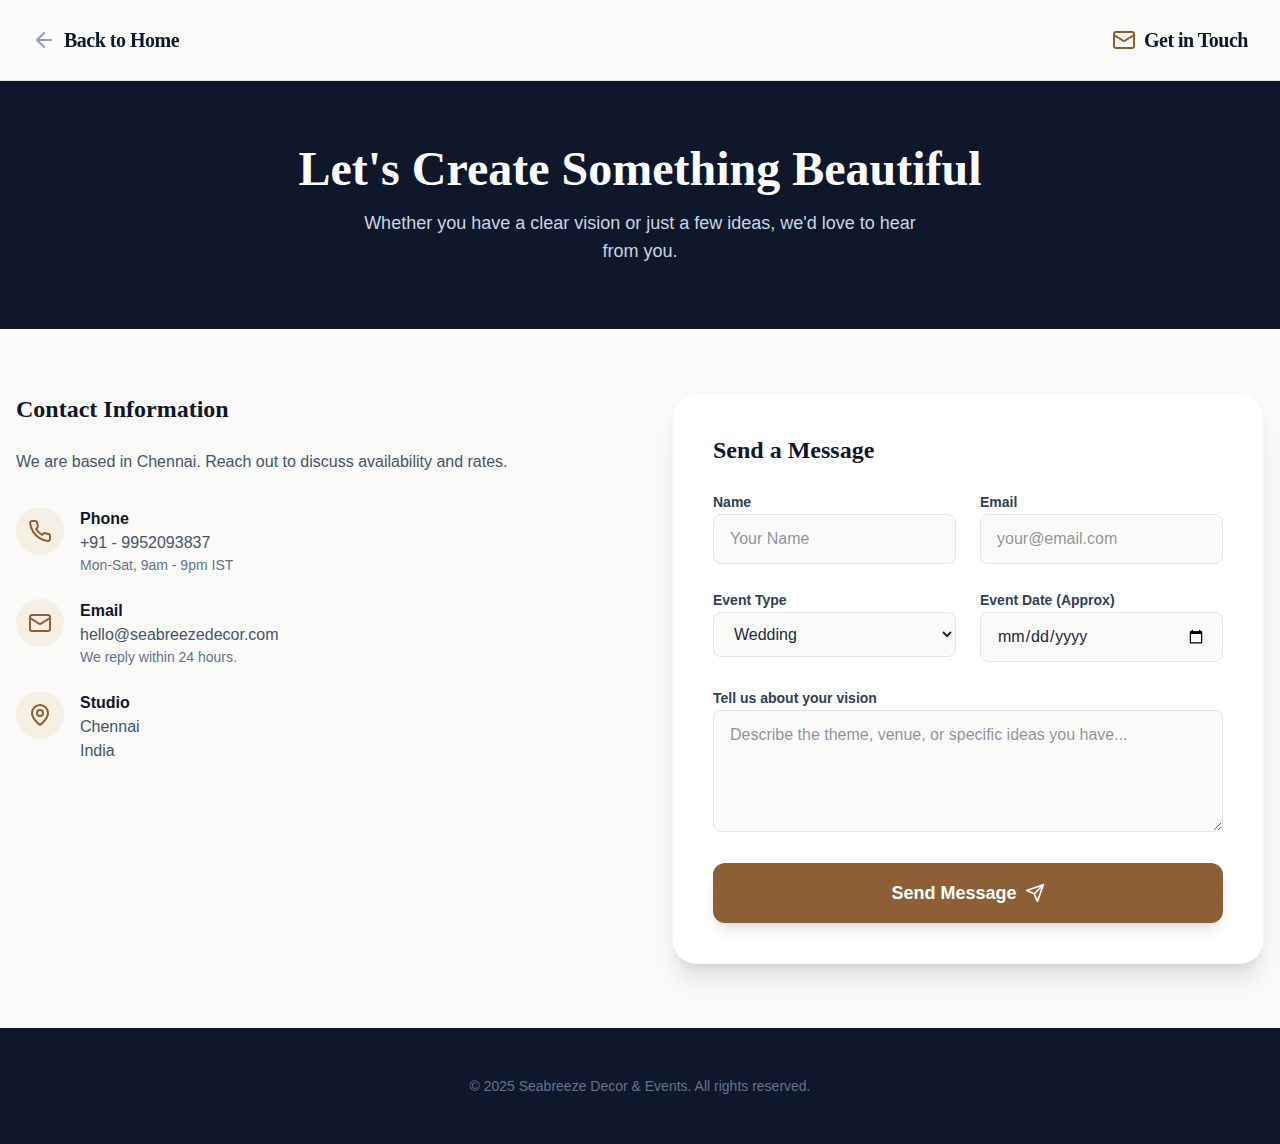
<file: out/contact.html>
<!DOCTYPE html><!--v1j5Nn_haM6pM_9BlCKQM--><html lang="en"><head><meta charSet="utf-8"/><meta name="viewport" content="width=device-width, initial-scale=1"/><link rel="preload" href="/out/_next/static/media/797e433ab948586e-s.p.dbea232f.woff2" as="font" crossorigin="" type="font/woff2"/><link rel="preload" href="/out/_next/static/media/caa3a2e1cccd8315-s.p.853070df.woff2" as="font" crossorigin="" type="font/woff2"/><link rel="stylesheet" href="/out/_next/static/chunks/a8482785806f1400.css" data-precedence="next"/><link rel="preload" as="script" fetchPriority="low" href="/out/_next/static/chunks/cbd55ab9639e1e66.js"/><script src="/out/_next/static/chunks/502c569c5ff39ab2.js" async=""></script><script src="/out/_next/static/chunks/06525dfb60487280.js" async=""></script><script src="/out/_next/static/chunks/53e03fcd036d76a6.js" async=""></script><script src="/out/_next/static/chunks/turbopack-aaa968448d0fb5a2.js" async=""></script><script src="/out/_next/static/chunks/ff1a16fafef87110.js" async=""></script><script src="/out/_next/static/chunks/247eb132b7f7b574.js" async=""></script><script src="/out/_next/static/chunks/e36e5f99c79ca879.js" async=""></script><meta name="next-size-adjust" content=""/><title>Seabreeze Decor</title><meta name="description" content="A Event organising company"/><link rel="icon" href="/out/favicon.ico?favicon.f742bd49.ico" sizes="32x32" type="image/x-icon"/><script src="/out/_next/static/chunks/a6dad97d9634a72d.js" noModule=""></script></head><body><div hidden=""><!--$--><!--/$--></div><div class="min-h-screen bg-[#FAFAF9] text-slate-800 font-sans flex flex-col"><nav class="sticky top-0 z-50 bg-[#FAFAF9]/95 backdrop-blur-md border-b border-stone-200"><div class="max-w-7xl mx-auto px-4 sm:px-6 lg:px-8"><div class="flex justify-between items-center h-20"><a class="flex items-center space-x-2 group" href="/out"><svg xmlns="http://www.w3.org/2000/svg" width="24" height="24" viewBox="0 0 24 24" fill="none" stroke="currentColor" stroke-width="2" stroke-linecap="round" stroke-linejoin="round" class="h-6 w-6 text-slate-400 group-hover:text-[#8C5F37] transition"><path d="m12 19-7-7 7-7"></path><path d="M19 12H5"></path></svg><span class="text-xl font-serif font-bold text-slate-900 tracking-tight group-hover:text-[#8C5F37] transition">Back to Home</span></a><div class="hidden md:flex items-center space-x-2"><svg xmlns="http://www.w3.org/2000/svg" width="24" height="24" viewBox="0 0 24 24" fill="none" stroke="currentColor" stroke-width="2" stroke-linecap="round" stroke-linejoin="round" class="h-6 w-6 text-[#8C5F37]"><rect width="20" height="16" x="2" y="4" rx="2"></rect><path d="m22 7-8.97 5.7a1.94 1.94 0 0 1-2.06 0L2 7"></path></svg><span class="text-xl font-serif font-bold text-slate-900 tracking-tight">Get in Touch</span></div><button class="md:hidden z-50 text-slate-800"><svg xmlns="http://www.w3.org/2000/svg" width="28" height="28" viewBox="0 0 24 24" fill="none" stroke="currentColor" stroke-width="2" stroke-linecap="round" stroke-linejoin="round"><line x1="4" x2="20" y1="12" y2="12"></line><line x1="4" x2="20" y1="6" y2="6"></line><line x1="4" x2="20" y1="18" y2="18"></line></svg></button></div></div></nav><div class="flex-grow"><div class="bg-slate-900 text-white py-16 px-4 text-center"><h1 class="text-4xl md:text-5xl font-serif font-bold mb-4">Let&#x27;s Create Something Beautiful</h1><p class="text-slate-300 max-w-xl mx-auto text-lg">Whether you have a clear vision or just a few ideas, we&#x27;d love to hear from you.</p></div><div class="max-w-7xl mx-auto px-4 py-16 grid grid-cols-1 lg:grid-cols-2 gap-16"><div class="space-y-12"><div><h2 class="text-2xl font-serif font-bold text-slate-900 mb-6">Contact Information</h2><p class="text-slate-600 mb-8 leading-relaxed">We are based in Chennai. Reach out to discuss availability and rates.</p><div class="space-y-6"><div class="flex items-start space-x-4"><div class="bg-[#E3C293]/20 p-3 rounded-full text-[#8C5F37]"><svg xmlns="http://www.w3.org/2000/svg" width="24" height="24" viewBox="0 0 24 24" fill="none" stroke="currentColor" stroke-width="2" stroke-linecap="round" stroke-linejoin="round"><path d="M22 16.92v3a2 2 0 0 1-2.18 2 19.79 19.79 0 0 1-8.63-3.07 19.5 19.5 0 0 1-6-6 19.79 19.79 0 0 1-3.07-8.67A2 2 0 0 1 4.11 2h3a2 2 0 0 1 2 1.72 12.84 12.84 0 0 0 .7 2.81 2 2 0 0 1-.45 2.11L8.09 9.91a16 16 0 0 0 6 6l1.27-1.27a2 2 0 0 1 2.11-.45 12.84 12.84 0 0 0 2.81.7A2 2 0 0 1 22 16.92z"></path></svg></div><div><h3 class="font-bold text-slate-900">Phone</h3><p class="text-slate-600">+91 - 9952093837</p><p class="text-sm text-slate-500">Mon-Sat, 9am - 9pm IST</p></div></div><div class="flex items-start space-x-4"><div class="bg-[#E3C293]/20 p-3 rounded-full text-[#8C5F37]"><svg xmlns="http://www.w3.org/2000/svg" width="24" height="24" viewBox="0 0 24 24" fill="none" stroke="currentColor" stroke-width="2" stroke-linecap="round" stroke-linejoin="round"><rect width="20" height="16" x="2" y="4" rx="2"></rect><path d="m22 7-8.97 5.7a1.94 1.94 0 0 1-2.06 0L2 7"></path></svg></div><div><h3 class="font-bold text-slate-900">Email</h3><p class="text-slate-600">hello@seabreezedecor.com</p><p class="text-sm text-slate-500">We reply within 24 hours.</p></div></div><div class="flex items-start space-x-4"><div class="bg-[#E3C293]/20 p-3 rounded-full text-[#8C5F37]"><svg xmlns="http://www.w3.org/2000/svg" width="24" height="24" viewBox="0 0 24 24" fill="none" stroke="currentColor" stroke-width="2" stroke-linecap="round" stroke-linejoin="round"><path d="M20 10c0 6-8 12-8 12s-8-6-8-12a8 8 0 0 1 16 0Z"></path><circle cx="12" cy="10" r="3"></circle></svg></div><div><h3 class="font-bold text-slate-900">Studio</h3><p class="text-slate-600">Chennai</p><p class="text-slate-600">India</p></div></div></div></div></div><div class="bg-white p-8 md:p-10 rounded-3xl shadow-xl border border-stone-100"><form class="space-y-6"><h2 class="text-2xl font-serif font-bold text-slate-900 mb-6">Send a Message</h2><div class="grid grid-cols-1 md:grid-cols-2 gap-6"><div class="space-y-2"><label class="text-sm font-semibold text-slate-700">Name</label><input type="text" required="" class="w-full px-4 py-3 rounded-lg bg-stone-50 border border-stone-200 focus:border-[#8C5F37] focus:ring-1 focus:ring-[#8C5F37] outline-none transition" placeholder="Your Name"/></div><div class="space-y-2"><label class="text-sm font-semibold text-slate-700">Email</label><input type="email" required="" class="w-full px-4 py-3 rounded-lg bg-stone-50 border border-stone-200 focus:border-[#8C5F37] focus:ring-1 focus:ring-[#8C5F37] outline-none transition" placeholder="your@email.com"/></div></div><div class="grid grid-cols-1 md:grid-cols-2 gap-6"><div class="space-y-2"><label class="text-sm font-semibold text-slate-700">Event Type</label><select class="w-full px-4 py-3 rounded-lg bg-stone-50 border border-stone-200 focus:border-[#8C5F37] focus:ring-1 focus:ring-[#8C5F37] outline-none transition"><option>Wedding</option><option>Corporate Event</option><option>Private Party</option><option>Festival / Public Event</option><option>Sand Sculpture Commission</option><option>Other</option></select></div><div class="space-y-2"><label class="text-sm font-semibold text-slate-700">Event Date (Approx)</label><input type="date" class="w-full px-4 py-3 rounded-lg bg-stone-50 border border-stone-200 focus:border-[#8C5F37] focus:ring-1 focus:ring-[#8C5F37] outline-none transition"/></div></div><div class="space-y-2"><label class="text-sm font-semibold text-slate-700">Tell us about your vision</label><textarea rows="4" required="" class="w-full px-4 py-3 rounded-lg bg-stone-50 border border-stone-200 focus:border-[#8C5F37] focus:ring-1 focus:ring-[#8C5F37] outline-none transition" placeholder="Describe the theme, venue, or specific ideas you have..."></textarea></div><button type="submit" class="w-full bg-[#8C5F37] text-white py-4 rounded-xl font-semibold text-lg hover:bg-[#7a5230] transition flex items-center justify-center gap-2 shadow-lg hover:shadow-xl transform hover:-translate-y-0.5 disabled:opacity-70 disabled:cursor-not-allowed">Send Message <svg xmlns="http://www.w3.org/2000/svg" width="20" height="20" viewBox="0 0 24 24" fill="none" stroke="currentColor" stroke-width="2" stroke-linecap="round" stroke-linejoin="round"><path d="m22 2-7 20-4-9-9-4Z"></path><path d="M22 2 11 13"></path></svg></button></form></div></div></div><footer class="bg-slate-900 text-white py-12 mt-auto"><div class="max-w-7xl mx-auto px-4 text-center"><p class="text-slate-500 text-sm">© 2025 Seabreeze Decor &amp; Events. All rights reserved.</p></div></footer></div><!--$--><!--/$--><script src="/out/_next/static/chunks/cbd55ab9639e1e66.js" id="_R_" async=""></script><script>(self.__next_f=self.__next_f||[]).push([0])</script><script>self.__next_f.push([1,"1:\"$Sreact.fragment\"\n2:I[39756,[\"/out/_next/static/chunks/ff1a16fafef87110.js\",\"/out/_next/static/chunks/247eb132b7f7b574.js\"],\"default\"]\n3:I[37457,[\"/out/_next/static/chunks/ff1a16fafef87110.js\",\"/out/_next/static/chunks/247eb132b7f7b574.js\"],\"default\"]\n4:I[47257,[\"/out/_next/static/chunks/ff1a16fafef87110.js\",\"/out/_next/static/chunks/247eb132b7f7b574.js\"],\"ClientPageRoot\"]\n5:I[98656,[\"/out/_next/static/chunks/e36e5f99c79ca879.js\"],\"default\"]\n8:I[97367,[\"/out/_next/static/chunks/ff1a16fafef87110.js\",\"/out/_next/static/chunks/247eb132b7f7b574.js\"],\"OutletBoundary\"]\n9:\"$Sreact.suspense\"\nb:I[97367,[\"/out/_next/static/chunks/ff1a16fafef87110.js\",\"/out/_next/static/chunks/247eb132b7f7b574.js\"],\"ViewportBoundary\"]\nd:I[97367,[\"/out/_next/static/chunks/ff1a16fafef87110.js\",\"/out/_next/static/chunks/247eb132b7f7b574.js\"],\"MetadataBoundary\"]\nf:I[68027,[],\"default\"]\n:HL[\"/out/_next/static/chunks/a8482785806f1400.css\",\"style\"]\n:HL[\"/out/_next/static/media/797e433ab948586e-s.p.dbea232f.woff2\",\"font\",{\"crossOrigin\":\"\",\"type\":\"font/woff2\"}]\n:HL[\"/out/_next/static/media/caa3a2e1cccd8315-s.p.853070df.woff2\",\"font\",{\"crossOrigin\":\"\",\"type\":\"font/woff2\"}]\n"])</script><script>self.__next_f.push([1,"0:{\"P\":null,\"b\":\"v1j5Nn-haM6pM_9BlCKQM\",\"c\":[\"\",\"contact\"],\"q\":\"\",\"i\":false,\"f\":[[[\"\",{\"children\":[\"contact\",{\"children\":[\"__PAGE__\",{}]}]},\"$undefined\",\"$undefined\",true],[[\"$\",\"$1\",\"c\",{\"children\":[[[\"$\",\"link\",\"0\",{\"rel\":\"stylesheet\",\"href\":\"/out/_next/static/chunks/a8482785806f1400.css\",\"precedence\":\"next\",\"crossOrigin\":\"$undefined\",\"nonce\":\"$undefined\"}]],[\"$\",\"html\",null,{\"lang\":\"en\",\"children\":[\"$\",\"body\",null,{\"children\":[\"$\",\"$L2\",null,{\"parallelRouterKey\":\"children\",\"error\":\"$undefined\",\"errorStyles\":\"$undefined\",\"errorScripts\":\"$undefined\",\"template\":[\"$\",\"$L3\",null,{}],\"templateStyles\":\"$undefined\",\"templateScripts\":\"$undefined\",\"notFound\":[[[\"$\",\"title\",null,{\"children\":\"404: This page could not be found.\"}],[\"$\",\"div\",null,{\"style\":{\"fontFamily\":\"system-ui,\\\"Segoe UI\\\",Roboto,Helvetica,Arial,sans-serif,\\\"Apple Color Emoji\\\",\\\"Segoe UI Emoji\\\"\",\"height\":\"100vh\",\"textAlign\":\"center\",\"display\":\"flex\",\"flexDirection\":\"column\",\"alignItems\":\"center\",\"justifyContent\":\"center\"},\"children\":[\"$\",\"div\",null,{\"children\":[[\"$\",\"style\",null,{\"dangerouslySetInnerHTML\":{\"__html\":\"body{color:#000;background:#fff;margin:0}.next-error-h1{border-right:1px solid rgba(0,0,0,.3)}@media (prefers-color-scheme:dark){body{color:#fff;background:#000}.next-error-h1{border-right:1px solid rgba(255,255,255,.3)}}\"}}],[\"$\",\"h1\",null,{\"className\":\"next-error-h1\",\"style\":{\"display\":\"inline-block\",\"margin\":\"0 20px 0 0\",\"padding\":\"0 23px 0 0\",\"fontSize\":24,\"fontWeight\":500,\"verticalAlign\":\"top\",\"lineHeight\":\"49px\"},\"children\":404}],[\"$\",\"div\",null,{\"style\":{\"display\":\"inline-block\"},\"children\":[\"$\",\"h2\",null,{\"style\":{\"fontSize\":14,\"fontWeight\":400,\"lineHeight\":\"49px\",\"margin\":0},\"children\":\"This page could not be found.\"}]}]]}]}]],[]],\"forbidden\":\"$undefined\",\"unauthorized\":\"$undefined\"}]}]}]]}],{\"children\":[[\"$\",\"$1\",\"c\",{\"children\":[null,[\"$\",\"$L2\",null,{\"parallelRouterKey\":\"children\",\"error\":\"$undefined\",\"errorStyles\":\"$undefined\",\"errorScripts\":\"$undefined\",\"template\":[\"$\",\"$L3\",null,{}],\"templateStyles\":\"$undefined\",\"templateScripts\":\"$undefined\",\"notFound\":\"$undefined\",\"forbidden\":\"$undefined\",\"unauthorized\":\"$undefined\"}]]}],{\"children\":[[\"$\",\"$1\",\"c\",{\"children\":[[\"$\",\"$L4\",null,{\"Component\":\"$5\",\"serverProvidedParams\":{\"searchParams\":{},\"params\":{},\"promises\":[\"$@6\",\"$@7\"]}}],[[\"$\",\"script\",\"script-0\",{\"src\":\"/out/_next/static/chunks/e36e5f99c79ca879.js\",\"async\":true,\"nonce\":\"$undefined\"}]],[\"$\",\"$L8\",null,{\"children\":[\"$\",\"$9\",null,{\"name\":\"Next.MetadataOutlet\",\"children\":\"$@a\"}]}]]}],{},null,false,false]},null,false,false]},null,false,false],[\"$\",\"$1\",\"h\",{\"children\":[null,[\"$\",\"$Lb\",null,{\"children\":\"$@c\"}],[\"$\",\"div\",null,{\"hidden\":true,\"children\":[\"$\",\"$Ld\",null,{\"children\":[\"$\",\"$9\",null,{\"name\":\"Next.Metadata\",\"children\":\"$@e\"}]}]}],[\"$\",\"meta\",null,{\"name\":\"next-size-adjust\",\"content\":\"\"}]]}],false]],\"m\":\"$undefined\",\"G\":[\"$f\",[]],\"S\":true}\n"])</script><script>self.__next_f.push([1,"6:{}\n7:\"$0:f:0:1:1:children:1:children:0:props:children:0:props:serverProvidedParams:params\"\n"])</script><script>self.__next_f.push([1,"c:[[\"$\",\"meta\",\"0\",{\"charSet\":\"utf-8\"}],[\"$\",\"meta\",\"1\",{\"name\":\"viewport\",\"content\":\"width=device-width, initial-scale=1\"}]]\n"])</script><script>self.__next_f.push([1,"10:I[27201,[\"/out/_next/static/chunks/ff1a16fafef87110.js\",\"/out/_next/static/chunks/247eb132b7f7b574.js\"],\"IconMark\"]\ne:[[\"$\",\"title\",\"0\",{\"children\":\"Seabreeze Decor\"}],[\"$\",\"meta\",\"1\",{\"name\":\"description\",\"content\":\"A Event organising company\"}],[\"$\",\"link\",\"2\",{\"rel\":\"icon\",\"href\":\"/out/favicon.ico?favicon.f742bd49.ico\",\"sizes\":\"32x32\",\"type\":\"image/x-icon\"}],[\"$\",\"$L10\",\"3\",{}]]\na:null\n"])</script></body></html>
</file>
<file: out/_next/static/chunks/a8482785806f1400.css>
@font-face{font-family:Geist;font-style:normal;font-weight:100 900;font-display:swap;src:url(../media/8a480f0b521d4e75-s.8e0177b5.woff2)format("woff2");unicode-range:U+301,U+400-45F,U+490-491,U+4B0-4B1,U+2116}@font-face{font-family:Geist;font-style:normal;font-weight:100 900;font-display:swap;src:url(../media/7178b3e590c64307-s.b97b3418.woff2)format("woff2");unicode-range:U+100-2BA,U+2BD-2C5,U+2C7-2CC,U+2CE-2D7,U+2DD-2FF,U+304,U+308,U+329,U+1D00-1DBF,U+1E00-1E9F,U+1EF2-1EFF,U+2020,U+20A0-20AB,U+20AD-20C0,U+2113,U+2C60-2C7F,U+A720-A7FF}@font-face{font-family:Geist;font-style:normal;font-weight:100 900;font-display:swap;src:url(../media/caa3a2e1cccd8315-s.p.853070df.woff2)format("woff2");unicode-range:U+??,U+131,U+152-153,U+2BB-2BC,U+2C6,U+2DA,U+2DC,U+304,U+308,U+329,U+2000-206F,U+20AC,U+2122,U+2191,U+2193,U+2212,U+2215,U+FEFF,U+FFFD}@font-face{font-family:Geist Fallback;src:local(Arial);ascent-override:95.94%;descent-override:28.16%;line-gap-override:0.0%;size-adjust:104.76%}.geist_2ae47f08-module__h69qWW__className{font-family:Geist,Geist Fallback;font-style:normal}.geist_2ae47f08-module__h69qWW__variable{--font-geist-sans:"Geist","Geist Fallback"}
@font-face{font-family:Geist Mono;font-style:normal;font-weight:100 900;font-display:swap;src:url(../media/4fa387ec64143e14-s.c1fdd6c2.woff2)format("woff2");unicode-range:U+301,U+400-45F,U+490-491,U+4B0-4B1,U+2116}@font-face{font-family:Geist Mono;font-style:normal;font-weight:100 900;font-display:swap;src:url(../media/bbc41e54d2fcbd21-s.799d8ef8.woff2)format("woff2");unicode-range:U+100-2BA,U+2BD-2C5,U+2C7-2CC,U+2CE-2D7,U+2DD-2FF,U+304,U+308,U+329,U+1D00-1DBF,U+1E00-1E9F,U+1EF2-1EFF,U+2020,U+20A0-20AB,U+20AD-20C0,U+2113,U+2C60-2C7F,U+A720-A7FF}@font-face{font-family:Geist Mono;font-style:normal;font-weight:100 900;font-display:swap;src:url(../media/797e433ab948586e-s.p.dbea232f.woff2)format("woff2");unicode-range:U+??,U+131,U+152-153,U+2BB-2BC,U+2C6,U+2DA,U+2DC,U+304,U+308,U+329,U+2000-206F,U+20AC,U+2122,U+2191,U+2193,U+2212,U+2215,U+FEFF,U+FFFD}@font-face{font-family:Geist Mono Fallback;src:local(Arial);ascent-override:74.67%;descent-override:21.92%;line-gap-override:0.0%;size-adjust:134.59%}.geist_mono_eb58308d-module__w_p2Lq__className{font-family:Geist Mono,Geist Mono Fallback;font-style:normal}.geist_mono_eb58308d-module__w_p2Lq__variable{--font-geist-mono:"Geist Mono","Geist Mono Fallback"}
@layer properties{@supports (((-webkit-hyphens:none)) and (not (margin-trim:inline))) or ((-moz-orient:inline) and (not (color:rgb(from red r g b)))){*,:before,:after,::backdrop{--tw-scale-x:1;--tw-scale-y:1;--tw-scale-z:1;--tw-rotate-x:initial;--tw-rotate-y:initial;--tw-rotate-z:initial;--tw-skew-x:initial;--tw-skew-y:initial;--tw-space-y-reverse:0;--tw-space-x-reverse:0;--tw-border-style:solid;--tw-leading:initial;--tw-font-weight:initial;--tw-tracking:initial;--tw-shadow:0 0 #0000;--tw-shadow-color:initial;--tw-shadow-alpha:100%;--tw-inset-shadow:0 0 #0000;--tw-inset-shadow-color:initial;--tw-inset-shadow-alpha:100%;--tw-ring-color:initial;--tw-ring-shadow:0 0 #0000;--tw-inset-ring-color:initial;--tw-inset-ring-shadow:0 0 #0000;--tw-ring-inset:initial;--tw-ring-offset-width:0px;--tw-ring-offset-color:#fff;--tw-ring-offset-shadow:0 0 #0000;--tw-blur:initial;--tw-brightness:initial;--tw-contrast:initial;--tw-grayscale:initial;--tw-hue-rotate:initial;--tw-invert:initial;--tw-opacity:initial;--tw-saturate:initial;--tw-sepia:initial;--tw-drop-shadow:initial;--tw-drop-shadow-color:initial;--tw-drop-shadow-alpha:100%;--tw-drop-shadow-size:initial;--tw-backdrop-blur:initial;--tw-backdrop-brightness:initial;--tw-backdrop-contrast:initial;--tw-backdrop-grayscale:initial;--tw-backdrop-hue-rotate:initial;--tw-backdrop-invert:initial;--tw-backdrop-opacity:initial;--tw-backdrop-saturate:initial;--tw-backdrop-sepia:initial;--tw-duration:initial;--tw-translate-x:0;--tw-translate-y:0;--tw-translate-z:0}}}@layer theme{:root,:host{--font-serif:ui-serif,Georgia,Cambria,"Times New Roman",Times,serif;--color-green-100:#dcfce7;--color-green-600:#00a544;--color-slate-300:#cad5e2;--color-slate-400:#90a1b9;--color-slate-500:#62748e;--color-slate-600:#45556c;--color-slate-700:#314158;--color-slate-800:#1d293d;--color-slate-900:#0f172b;--color-slate-950:#020618;--color-stone-50:#fafaf9;--color-stone-100:#f5f5f4;--color-stone-200:#e7e5e4;--color-black:#000;--color-white:#fff;--spacing:.25rem;--container-sm:24rem;--container-xl:36rem;--container-2xl:42rem;--container-3xl:48rem;--container-4xl:56rem;--container-5xl:64rem;--container-6xl:72rem;--container-7xl:80rem;--text-xs:.75rem;--text-xs--line-height:calc(1/.75);--text-sm:.875rem;--text-sm--line-height:calc(1.25/.875);--text-base:1rem;--text-base--line-height:calc(1.5/1);--text-lg:1.125rem;--text-lg--line-height:calc(1.75/1.125);--text-xl:1.25rem;--text-xl--line-height:calc(1.75/1.25);--text-2xl:1.5rem;--text-2xl--line-height:calc(2/1.5);--text-3xl:1.875rem;--text-3xl--line-height:calc(2.25/1.875);--text-4xl:2.25rem;--text-4xl--line-height:calc(2.5/2.25);--text-5xl:3rem;--text-5xl--line-height:1;--text-6xl:3.75rem;--text-6xl--line-height:1;--text-7xl:4.5rem;--text-7xl--line-height:1;--font-weight-semibold:600;--font-weight-bold:700;--tracking-tight:-.025em;--tracking-wide:.025em;--tracking-wider:.05em;--tracking-widest:.1em;--leading-tight:1.25;--leading-relaxed:1.625;--radius-lg:.5rem;--radius-xl:.75rem;--radius-2xl:1rem;--radius-3xl:1.5rem;--blur-md:12px;--default-transition-duration:.15s;--default-transition-timing-function:cubic-bezier(.4,0,.2,1);--default-font-family:var(--font-geist-sans);--default-mono-font-family:var(--font-geist-mono)}@supports (color:lab(0% 0 0)){:root,:host{--color-green-100:lab(96.186% -13.8464 6.52362);--color-green-600:lab(59.0978% -58.6621 41.2579);--color-slate-300:lab(84.7652% -1.94535 -7.93337);--color-slate-400:lab(65.5349% -2.25151 -14.5072);--color-slate-500:lab(48.0876% -2.03595 -16.5814);--color-slate-600:lab(35.5623% -1.74978 -15.4316);--color-slate-700:lab(26.9569% -1.47018 -15.6993);--color-slate-800:lab(16.132% -.318021 -14.6672);--color-slate-900:lab(7.78673% 1.82346 -15.0537);--color-slate-950:lab(1.76974% 1.32743 -9.28855);--color-stone-50:lab(98.2686% -.0991821 .364304);--color-stone-100:lab(96.5286% -.0991821 .36428);--color-stone-200:lab(91.055% .663072 .865591)}}}@layer base{*,:after,:before,::backdrop{box-sizing:border-box;border:0 solid;margin:0;padding:0}::file-selector-button{box-sizing:border-box;border:0 solid;margin:0;padding:0}html,:host{-webkit-text-size-adjust:100%;tab-size:4;line-height:1.5;font-family:var(--default-font-family,ui-sans-serif,system-ui,sans-serif,"Apple Color Emoji","Segoe UI Emoji","Segoe UI Symbol","Noto Color Emoji");font-feature-settings:var(--default-font-feature-settings,normal);font-variation-settings:var(--default-font-variation-settings,normal);-webkit-tap-highlight-color:transparent}hr{height:0;color:inherit;border-top-width:1px}abbr:where([title]){-webkit-text-decoration:underline dotted;text-decoration:underline dotted}h1,h2,h3,h4,h5,h6{font-size:inherit;font-weight:inherit}a{color:inherit;-webkit-text-decoration:inherit;-webkit-text-decoration:inherit;-webkit-text-decoration:inherit;-webkit-text-decoration:inherit;text-decoration:inherit}b,strong{font-weight:bolder}code,kbd,samp,pre{font-family:var(--default-mono-font-family,ui-monospace,SFMono-Regular,Menlo,Monaco,Consolas,"Liberation Mono","Courier New",monospace);font-feature-settings:var(--default-mono-font-feature-settings,normal);font-variation-settings:var(--default-mono-font-variation-settings,normal);font-size:1em}small{font-size:80%}sub,sup{vertical-align:baseline;font-size:75%;line-height:0;position:relative}sub{bottom:-.25em}sup{top:-.5em}table{text-indent:0;border-color:inherit;border-collapse:collapse}:-moz-focusring{outline:auto}progress{vertical-align:baseline}summary{display:list-item}ol,ul,menu{list-style:none}img,svg,video,canvas,audio,iframe,embed,object{vertical-align:middle;display:block}img,video{max-width:100%;height:auto}button,input,select,optgroup,textarea{font:inherit;font-feature-settings:inherit;font-variation-settings:inherit;letter-spacing:inherit;color:inherit;opacity:1;background-color:#0000;border-radius:0}::file-selector-button{font:inherit;font-feature-settings:inherit;font-variation-settings:inherit;letter-spacing:inherit;color:inherit;opacity:1;background-color:#0000;border-radius:0}:where(select:is([multiple],[size])) optgroup{font-weight:bolder}:where(select:is([multiple],[size])) optgroup option{padding-inline-start:20px}::file-selector-button{margin-inline-end:4px}::placeholder{opacity:1}@supports (not ((-webkit-appearance:-apple-pay-button))) or (contain-intrinsic-size:1px){::placeholder{color:currentColor}@supports (color:color-mix(in lab, red, red)){::placeholder{color:color-mix(in oklab,currentcolor 50%,transparent)}}}textarea{resize:vertical}::-webkit-search-decoration{-webkit-appearance:none}::-webkit-date-and-time-value{min-height:1lh;text-align:inherit}::-webkit-datetime-edit{display:inline-flex}::-webkit-datetime-edit-fields-wrapper{padding:0}::-webkit-datetime-edit{padding-block:0}::-webkit-datetime-edit-year-field{padding-block:0}::-webkit-datetime-edit-month-field{padding-block:0}::-webkit-datetime-edit-day-field{padding-block:0}::-webkit-datetime-edit-hour-field{padding-block:0}::-webkit-datetime-edit-minute-field{padding-block:0}::-webkit-datetime-edit-second-field{padding-block:0}::-webkit-datetime-edit-millisecond-field{padding-block:0}::-webkit-datetime-edit-meridiem-field{padding-block:0}::-webkit-calendar-picker-indicator{line-height:1}:-moz-ui-invalid{box-shadow:none}button,input:where([type=button],[type=reset],[type=submit]){appearance:button}::file-selector-button{appearance:button}::-webkit-inner-spin-button{height:auto}::-webkit-outer-spin-button{height:auto}[hidden]:where(:not([hidden=until-found])){display:none!important}}@layer components;@layer utilities{.absolute{position:absolute}.fixed{position:fixed}.relative{position:relative}.sticky{position:sticky}.inset-0{inset:calc(var(--spacing)*0)}.top-0{top:calc(var(--spacing)*0)}.top-4{top:calc(var(--spacing)*4)}.right-4{right:calc(var(--spacing)*4)}.bottom-6{bottom:calc(var(--spacing)*6)}.left-6{left:calc(var(--spacing)*6)}.z-0{z-index:0}.z-10{z-index:10}.z-40{z-index:40}.z-50{z-index:50}.col-span-1{grid-column:span 1/span 1}.mx-auto{margin-inline:auto}.mt-4{margin-top:calc(var(--spacing)*4)}.mt-6{margin-top:calc(var(--spacing)*6)}.mt-10{margin-top:calc(var(--spacing)*10)}.mt-12{margin-top:calc(var(--spacing)*12)}.mt-16{margin-top:calc(var(--spacing)*16)}.mt-auto{margin-top:auto}.mb-2{margin-bottom:calc(var(--spacing)*2)}.mb-3{margin-bottom:calc(var(--spacing)*3)}.mb-4{margin-bottom:calc(var(--spacing)*4)}.mb-6{margin-bottom:calc(var(--spacing)*6)}.mb-8{margin-bottom:calc(var(--spacing)*8)}.mb-10{margin-bottom:calc(var(--spacing)*10)}.mb-12{margin-bottom:calc(var(--spacing)*12)}.mb-16{margin-bottom:calc(var(--spacing)*16)}.block{display:block}.flex{display:flex}.grid{display:grid}.hidden{display:none}.inline-block{display:inline-block}.table{display:table}.h-6{height:calc(var(--spacing)*6)}.h-8{height:calc(var(--spacing)*8)}.h-14{height:calc(var(--spacing)*14)}.h-20{height:calc(var(--spacing)*20)}.h-64{height:calc(var(--spacing)*64)}.h-72{height:calc(var(--spacing)*72)}.h-\[90vh\]{height:90vh}.h-\[500px\]{height:500px}.h-full{height:100%}.min-h-screen{min-height:100vh}.w-6{width:calc(var(--spacing)*6)}.w-8{width:calc(var(--spacing)*8)}.w-14{width:calc(var(--spacing)*14)}.w-20{width:calc(var(--spacing)*20)}.w-full{width:100%}.max-w-2xl{max-width:var(--container-2xl)}.max-w-3xl{max-width:var(--container-3xl)}.max-w-4xl{max-width:var(--container-4xl)}.max-w-5xl{max-width:var(--container-5xl)}.max-w-6xl{max-width:var(--container-6xl)}.max-w-7xl{max-width:var(--container-7xl)}.max-w-sm{max-width:var(--container-sm)}.max-w-xl{max-width:var(--container-xl)}.flex-grow{flex-grow:1}.scale-105{--tw-scale-x:105%;--tw-scale-y:105%;--tw-scale-z:105%;scale:var(--tw-scale-x)var(--tw-scale-y)}.transform{transform:var(--tw-rotate-x,)var(--tw-rotate-y,)var(--tw-rotate-z,)var(--tw-skew-x,)var(--tw-skew-y,)}.grid-cols-1{grid-template-columns:repeat(1,minmax(0,1fr))}.flex-col{flex-direction:column}.flex-wrap{flex-wrap:wrap}.items-center{align-items:center}.items-start{align-items:flex-start}.justify-between{justify-content:space-between}.justify-center{justify-content:center}.gap-1{gap:calc(var(--spacing)*1)}.gap-2{gap:calc(var(--spacing)*2)}.gap-3{gap:calc(var(--spacing)*3)}.gap-4{gap:calc(var(--spacing)*4)}.gap-6{gap:calc(var(--spacing)*6)}.gap-8{gap:calc(var(--spacing)*8)}.gap-12{gap:calc(var(--spacing)*12)}.gap-16{gap:calc(var(--spacing)*16)}:where(.space-y-2>:not(:last-child)){--tw-space-y-reverse:0;margin-block-start:calc(calc(var(--spacing)*2)*var(--tw-space-y-reverse));margin-block-end:calc(calc(var(--spacing)*2)*calc(1 - var(--tw-space-y-reverse)))}:where(.space-y-4>:not(:last-child)){--tw-space-y-reverse:0;margin-block-start:calc(calc(var(--spacing)*4)*var(--tw-space-y-reverse));margin-block-end:calc(calc(var(--spacing)*4)*calc(1 - var(--tw-space-y-reverse)))}:where(.space-y-6>:not(:last-child)){--tw-space-y-reverse:0;margin-block-start:calc(calc(var(--spacing)*6)*var(--tw-space-y-reverse));margin-block-end:calc(calc(var(--spacing)*6)*calc(1 - var(--tw-space-y-reverse)))}:where(.space-y-8>:not(:last-child)){--tw-space-y-reverse:0;margin-block-start:calc(calc(var(--spacing)*8)*var(--tw-space-y-reverse));margin-block-end:calc(calc(var(--spacing)*8)*calc(1 - var(--tw-space-y-reverse)))}:where(.space-y-12>:not(:last-child)){--tw-space-y-reverse:0;margin-block-start:calc(calc(var(--spacing)*12)*var(--tw-space-y-reverse));margin-block-end:calc(calc(var(--spacing)*12)*calc(1 - var(--tw-space-y-reverse)))}:where(.space-x-2>:not(:last-child)){--tw-space-x-reverse:0;margin-inline-start:calc(calc(var(--spacing)*2)*var(--tw-space-x-reverse));margin-inline-end:calc(calc(var(--spacing)*2)*calc(1 - var(--tw-space-x-reverse)))}:where(.space-x-4>:not(:last-child)){--tw-space-x-reverse:0;margin-inline-start:calc(calc(var(--spacing)*4)*var(--tw-space-x-reverse));margin-inline-end:calc(calc(var(--spacing)*4)*calc(1 - var(--tw-space-x-reverse)))}:where(.space-x-8>:not(:last-child)){--tw-space-x-reverse:0;margin-inline-start:calc(calc(var(--spacing)*8)*var(--tw-space-x-reverse));margin-inline-end:calc(calc(var(--spacing)*8)*calc(1 - var(--tw-space-x-reverse)))}.overflow-hidden{overflow:hidden}.rounded-2xl{border-radius:var(--radius-2xl)}.rounded-3xl{border-radius:var(--radius-3xl)}.rounded-full{border-radius:3.40282e38px}.rounded-lg{border-radius:var(--radius-lg)}.rounded-xl{border-radius:var(--radius-xl)}.border{border-style:var(--tw-border-style);border-width:1px}.border-2{border-style:var(--tw-border-style);border-width:2px}.border-t{border-top-style:var(--tw-border-style);border-top-width:1px}.border-b{border-bottom-style:var(--tw-border-style);border-bottom-width:1px}.border-slate-800{border-color:var(--color-slate-800)}.border-slate-900{border-color:var(--color-slate-900)}.border-stone-100{border-color:var(--color-stone-100)}.border-stone-200{border-color:var(--color-stone-200)}.border-white{border-color:var(--color-white)}.bg-\[\#8C5F37\]{background-color:#8c5f37}.bg-\[\#4876A0\]{background-color:#4876a0}.bg-\[\#4876A0\]\/10{background-color:#4876a01a;background-color:lab(47.7011% -6.67095 -27.9095/.1)}.bg-\[\#4876A0\]\/20{background-color:#4876a033;background-color:lab(47.7011% -6.67095 -27.9095/.2)}.bg-\[\#4876A0\]\/90{background-color:#4876a0e6;background-color:lab(47.7011% -6.67095 -27.9095/.9)}.bg-\[\#E3C293\]{background-color:#e3c293}.bg-\[\#E3C293\]\/20{background-color:#e3c29333;background-color:lab(80.4791% 7.2903 28.2808/.2)}.bg-\[\#E3C293\]\/90{background-color:#e3c293e6;background-color:lab(80.4791% 7.2903 28.2808/.9)}.bg-\[\#FAFAF9\]{background-color:#fafaf9}.bg-\[\#FAFAF9\]\/90{background-color:#fafaf9e6;background-color:lab(98.2511% -.130713 .480557/.9)}.bg-\[\#FAFAF9\]\/95{background-color:#fafaf9f2;background-color:lab(98.2511% -.130713 .480557/.95)}.bg-black\/0{background-color:#0000}@supports (color:color-mix(in lab, red, red)){.bg-black\/0{background-color:color-mix(in oklab,var(--color-black)0%,transparent)}}.bg-black\/20{background-color:#0003}@supports (color:color-mix(in lab, red, red)){.bg-black\/20{background-color:color-mix(in oklab,var(--color-black)20%,transparent)}}.bg-green-100{background-color:var(--color-green-100)}.bg-slate-800{background-color:var(--color-slate-800)}.bg-slate-900{background-color:var(--color-slate-900)}.bg-slate-950{background-color:var(--color-slate-950)}.bg-stone-50{background-color:var(--color-stone-50)}.bg-transparent{background-color:#0000}.bg-white{background-color:var(--color-white)}.bg-white\/90{background-color:#ffffffe6}@supports (color:color-mix(in lab, red, red)){.bg-white\/90{background-color:color-mix(in oklab,var(--color-white)90%,transparent)}}.object-cover{object-fit:cover}.p-3{padding:calc(var(--spacing)*3)}.p-6{padding:calc(var(--spacing)*6)}.p-8{padding:calc(var(--spacing)*8)}.px-3{padding-inline:calc(var(--spacing)*3)}.px-4{padding-inline:calc(var(--spacing)*4)}.px-6{padding-inline:calc(var(--spacing)*6)}.px-8{padding-inline:calc(var(--spacing)*8)}.px-10{padding-inline:calc(var(--spacing)*10)}.py-1{padding-block:calc(var(--spacing)*1)}.py-2{padding-block:calc(var(--spacing)*2)}.py-3{padding-block:calc(var(--spacing)*3)}.py-4{padding-block:calc(var(--spacing)*4)}.py-12{padding-block:calc(var(--spacing)*12)}.py-16{padding-block:calc(var(--spacing)*16)}.py-20{padding-block:calc(var(--spacing)*20)}.py-24{padding-block:calc(var(--spacing)*24)}.pt-4{padding-top:calc(var(--spacing)*4)}.pt-8{padding-top:calc(var(--spacing)*8)}.pt-12{padding-top:calc(var(--spacing)*12)}.pb-8{padding-bottom:calc(var(--spacing)*8)}.pb-24{padding-bottom:calc(var(--spacing)*24)}.text-center{text-align:center}.font-sans{font-family:var(--font-geist-sans)}.font-serif{font-family:var(--font-serif)}.text-2xl{font-size:var(--text-2xl);line-height:var(--tw-leading,var(--text-2xl--line-height))}.text-3xl{font-size:var(--text-3xl);line-height:var(--tw-leading,var(--text-3xl--line-height))}.text-4xl{font-size:var(--text-4xl);line-height:var(--tw-leading,var(--text-4xl--line-height))}.text-5xl{font-size:var(--text-5xl);line-height:var(--tw-leading,var(--text-5xl--line-height))}.text-lg{font-size:var(--text-lg);line-height:var(--tw-leading,var(--text-lg--line-height))}.text-sm{font-size:var(--text-sm);line-height:var(--tw-leading,var(--text-sm--line-height))}.text-xl{font-size:var(--text-xl);line-height:var(--tw-leading,var(--text-xl--line-height))}.text-xs{font-size:var(--text-xs);line-height:var(--tw-leading,var(--text-xs--line-height))}.leading-relaxed{--tw-leading:var(--leading-relaxed);line-height:var(--leading-relaxed)}.leading-tight{--tw-leading:var(--leading-tight);line-height:var(--leading-tight)}.font-bold{--tw-font-weight:var(--font-weight-bold);font-weight:var(--font-weight-bold)}.font-semibold{--tw-font-weight:var(--font-weight-semibold);font-weight:var(--font-weight-semibold)}.tracking-tight{--tw-tracking:var(--tracking-tight);letter-spacing:var(--tracking-tight)}.tracking-wide{--tw-tracking:var(--tracking-wide);letter-spacing:var(--tracking-wide)}.tracking-wider{--tw-tracking:var(--tracking-wider);letter-spacing:var(--tracking-wider)}.tracking-widest{--tw-tracking:var(--tracking-widest);letter-spacing:var(--tracking-widest)}.text-\[\#8C5F37\]{color:#8c5f37}.text-\[\#4876A0\]{color:#4876a0}.text-\[\#E3C293\]{color:#e3c293}.text-green-600{color:var(--color-green-600)}.text-slate-300{color:var(--color-slate-300)}.text-slate-400{color:var(--color-slate-400)}.text-slate-500{color:var(--color-slate-500)}.text-slate-600{color:var(--color-slate-600)}.text-slate-700{color:var(--color-slate-700)}.text-slate-800{color:var(--color-slate-800)}.text-slate-900{color:var(--color-slate-900)}.text-stone-100{color:var(--color-stone-100)}.text-white{color:var(--color-white)}.uppercase{text-transform:uppercase}.opacity-20{opacity:.2}.opacity-30{opacity:.3}.opacity-90{opacity:.9}.shadow-2xl{--tw-shadow:0 25px 50px -12px var(--tw-shadow-color,#00000040);box-shadow:var(--tw-inset-shadow),var(--tw-inset-ring-shadow),var(--tw-ring-offset-shadow),var(--tw-ring-shadow),var(--tw-shadow)}.shadow-lg{--tw-shadow:0 10px 15px -3px var(--tw-shadow-color,#0000001a),0 4px 6px -4px var(--tw-shadow-color,#0000001a);box-shadow:var(--tw-inset-shadow),var(--tw-inset-ring-shadow),var(--tw-ring-offset-shadow),var(--tw-ring-shadow),var(--tw-shadow)}.shadow-md{--tw-shadow:0 4px 6px -1px var(--tw-shadow-color,#0000001a),0 2px 4px -2px var(--tw-shadow-color,#0000001a);box-shadow:var(--tw-inset-shadow),var(--tw-inset-ring-shadow),var(--tw-ring-offset-shadow),var(--tw-ring-shadow),var(--tw-shadow)}.shadow-sm{--tw-shadow:0 1px 3px 0 var(--tw-shadow-color,#0000001a),0 1px 2px -1px var(--tw-shadow-color,#0000001a);box-shadow:var(--tw-inset-shadow),var(--tw-inset-ring-shadow),var(--tw-ring-offset-shadow),var(--tw-ring-shadow),var(--tw-shadow)}.shadow-xl{--tw-shadow:0 20px 25px -5px var(--tw-shadow-color,#0000001a),0 8px 10px -6px var(--tw-shadow-color,#0000001a);box-shadow:var(--tw-inset-shadow),var(--tw-inset-ring-shadow),var(--tw-ring-offset-shadow),var(--tw-ring-shadow),var(--tw-shadow)}.brightness-\[0\.6\]{--tw-brightness:brightness(.6);filter:var(--tw-blur,)var(--tw-brightness,)var(--tw-contrast,)var(--tw-grayscale,)var(--tw-hue-rotate,)var(--tw-invert,)var(--tw-saturate,)var(--tw-sepia,)var(--tw-drop-shadow,)}.filter{filter:var(--tw-blur,)var(--tw-brightness,)var(--tw-contrast,)var(--tw-grayscale,)var(--tw-hue-rotate,)var(--tw-invert,)var(--tw-saturate,)var(--tw-sepia,)var(--tw-drop-shadow,)}.backdrop-blur{--tw-backdrop-blur:blur(8px);-webkit-backdrop-filter:var(--tw-backdrop-blur,)var(--tw-backdrop-brightness,)var(--tw-backdrop-contrast,)var(--tw-backdrop-grayscale,)var(--tw-backdrop-hue-rotate,)var(--tw-backdrop-invert,)var(--tw-backdrop-opacity,)var(--tw-backdrop-saturate,)var(--tw-backdrop-sepia,);backdrop-filter:var(--tw-backdrop-blur,)var(--tw-backdrop-brightness,)var(--tw-backdrop-contrast,)var(--tw-backdrop-grayscale,)var(--tw-backdrop-hue-rotate,)var(--tw-backdrop-invert,)var(--tw-backdrop-opacity,)var(--tw-backdrop-saturate,)var(--tw-backdrop-sepia,)}.backdrop-blur-md{--tw-backdrop-blur:blur(var(--blur-md));-webkit-backdrop-filter:var(--tw-backdrop-blur,)var(--tw-backdrop-brightness,)var(--tw-backdrop-contrast,)var(--tw-backdrop-grayscale,)var(--tw-backdrop-hue-rotate,)var(--tw-backdrop-invert,)var(--tw-backdrop-opacity,)var(--tw-backdrop-saturate,)var(--tw-backdrop-sepia,);backdrop-filter:var(--tw-backdrop-blur,)var(--tw-backdrop-brightness,)var(--tw-backdrop-contrast,)var(--tw-backdrop-grayscale,)var(--tw-backdrop-hue-rotate,)var(--tw-backdrop-invert,)var(--tw-backdrop-opacity,)var(--tw-backdrop-saturate,)var(--tw-backdrop-sepia,)}.transition{transition-property:color,background-color,border-color,outline-color,text-decoration-color,fill,stroke,--tw-gradient-from,--tw-gradient-via,--tw-gradient-to,opacity,box-shadow,transform,translate,scale,rotate,filter,-webkit-backdrop-filter,backdrop-filter,display,content-visibility,overlay,pointer-events;transition-timing-function:var(--tw-ease,var(--default-transition-timing-function));transition-duration:var(--tw-duration,var(--default-transition-duration))}.transition-all{transition-property:all;transition-timing-function:var(--tw-ease,var(--default-transition-timing-function));transition-duration:var(--tw-duration,var(--default-transition-duration))}.duration-200{--tw-duration:.2s;transition-duration:.2s}.duration-300{--tw-duration:.3s;transition-duration:.3s}.duration-500{--tw-duration:.5s;transition-duration:.5s}.duration-700{--tw-duration:.7s;transition-duration:.7s}.outline-none{--tw-outline-style:none;outline-style:none}@media (hover:hover){.group-hover\:scale-110:is(:where(.group):hover *){--tw-scale-x:110%;--tw-scale-y:110%;--tw-scale-z:110%;scale:var(--tw-scale-x)var(--tw-scale-y)}.group-hover\:bg-black\/10:is(:where(.group):hover *){background-color:#0000001a}@supports (color:color-mix(in lab, red, red)){.group-hover\:bg-black\/10:is(:where(.group):hover *){background-color:color-mix(in oklab,var(--color-black)10%,transparent)}}.group-hover\:text-\[\#8C5F37\]:is(:where(.group):hover *){color:#8c5f37}.group-hover\:text-\[\#4876A0\]:is(:where(.group):hover *){color:#4876a0}.hover\:-translate-y-0\.5:hover{--tw-translate-y:calc(var(--spacing)*-.5);translate:var(--tw-translate-x)var(--tw-translate-y)}.hover\:-translate-y-1:hover{--tw-translate-y:calc(var(--spacing)*-1);translate:var(--tw-translate-x)var(--tw-translate-y)}.hover\:bg-\[\#7a5230\]:hover{background-color:#7a5230}.hover\:bg-\[\#4876A0\]:hover{background-color:#4876a0}.hover\:bg-\[\#36597a\]:hover{background-color:#36597a}.hover\:bg-\[\#E3C293\]:hover{background-color:#e3c293}.hover\:bg-\[\#d4b082\]:hover{background-color:#d4b082}.hover\:bg-stone-100:hover{background-color:var(--color-stone-100)}.hover\:bg-white\/10:hover{background-color:#ffffff1a}@supports (color:color-mix(in lab, red, red)){.hover\:bg-white\/10:hover{background-color:color-mix(in oklab,var(--color-white)10%,transparent)}}.hover\:text-\[\#8C5F37\]:hover{color:#8c5f37}.hover\:text-\[\#4876A0\]:hover{color:#4876a0}.hover\:text-slate-900:hover{color:var(--color-slate-900)}.hover\:text-white:hover{color:var(--color-white)}.hover\:underline:hover{text-decoration-line:underline}.hover\:shadow-md:hover{--tw-shadow:0 4px 6px -1px var(--tw-shadow-color,#0000001a),0 2px 4px -2px var(--tw-shadow-color,#0000001a);box-shadow:var(--tw-inset-shadow),var(--tw-inset-ring-shadow),var(--tw-ring-offset-shadow),var(--tw-ring-shadow),var(--tw-shadow)}.hover\:shadow-xl:hover{--tw-shadow:0 20px 25px -5px var(--tw-shadow-color,#0000001a),0 8px 10px -6px var(--tw-shadow-color,#0000001a);box-shadow:var(--tw-inset-shadow),var(--tw-inset-ring-shadow),var(--tw-ring-offset-shadow),var(--tw-ring-shadow),var(--tw-shadow)}}.focus\:border-\[\#8C5F37\]:focus{border-color:#8c5f37}.focus\:ring-1:focus{--tw-ring-shadow:var(--tw-ring-inset,)0 0 0 calc(1px + var(--tw-ring-offset-width))var(--tw-ring-color,currentcolor);box-shadow:var(--tw-inset-shadow),var(--tw-inset-ring-shadow),var(--tw-ring-offset-shadow),var(--tw-ring-shadow),var(--tw-shadow)}.focus\:ring-\[\#8C5F37\]:focus{--tw-ring-color:#8c5f37}.disabled\:cursor-not-allowed:disabled{cursor:not-allowed}.disabled\:opacity-70:disabled{opacity:.7}@media (min-width:40rem){.sm\:w-auto{width:auto}.sm\:flex-row{flex-direction:row}.sm\:px-6{padding-inline:calc(var(--spacing)*6)}}@media (min-width:48rem){.md\:col-span-2{grid-column:span 2/span 2}.md\:mt-16{margin-top:calc(var(--spacing)*16)}.md\:flex{display:flex}.md\:hidden{display:none}.md\:grid-cols-2{grid-template-columns:repeat(2,minmax(0,1fr))}.md\:grid-cols-4{grid-template-columns:repeat(4,minmax(0,1fr))}.md\:gap-12{gap:calc(var(--spacing)*12)}.md\:p-10{padding:calc(var(--spacing)*10)}.md\:py-16{padding-block:calc(var(--spacing)*16)}.md\:text-4xl{font-size:var(--text-4xl);line-height:var(--tw-leading,var(--text-4xl--line-height))}.md\:text-5xl{font-size:var(--text-5xl);line-height:var(--tw-leading,var(--text-5xl--line-height))}.md\:text-6xl{font-size:var(--text-6xl);line-height:var(--tw-leading,var(--text-6xl--line-height))}.md\:text-7xl{font-size:var(--text-7xl);line-height:var(--tw-leading,var(--text-7xl--line-height))}.md\:text-base{font-size:var(--text-base);line-height:var(--tw-leading,var(--text-base--line-height))}.md\:text-xl{font-size:var(--text-xl);line-height:var(--tw-leading,var(--text-xl--line-height))}}@media (min-width:64rem){.lg\:grid-cols-2{grid-template-columns:repeat(2,minmax(0,1fr))}.lg\:grid-cols-3{grid-template-columns:repeat(3,minmax(0,1fr))}.lg\:px-8{padding-inline:calc(var(--spacing)*8)}}}:root{--background:#fff;--foreground:#171717}@media (prefers-color-scheme:dark){:root{--background:#0a0a0a;--foreground:#ededed}}body{background:var(--background);color:var(--foreground);font-family:Arial,Helvetica,sans-serif}@property --tw-scale-x{syntax:"*";inherits:false;initial-value:1}@property --tw-scale-y{syntax:"*";inherits:false;initial-value:1}@property --tw-scale-z{syntax:"*";inherits:false;initial-value:1}@property --tw-rotate-x{syntax:"*";inherits:false}@property --tw-rotate-y{syntax:"*";inherits:false}@property --tw-rotate-z{syntax:"*";inherits:false}@property --tw-skew-x{syntax:"*";inherits:false}@property --tw-skew-y{syntax:"*";inherits:false}@property --tw-space-y-reverse{syntax:"*";inherits:false;initial-value:0}@property --tw-space-x-reverse{syntax:"*";inherits:false;initial-value:0}@property --tw-border-style{syntax:"*";inherits:false;initial-value:solid}@property --tw-leading{syntax:"*";inherits:false}@property --tw-font-weight{syntax:"*";inherits:false}@property --tw-tracking{syntax:"*";inherits:false}@property --tw-shadow{syntax:"*";inherits:false;initial-value:0 0 #0000}@property --tw-shadow-color{syntax:"*";inherits:false}@property --tw-shadow-alpha{syntax:"<percentage>";inherits:false;initial-value:100%}@property --tw-inset-shadow{syntax:"*";inherits:false;initial-value:0 0 #0000}@property --tw-inset-shadow-color{syntax:"*";inherits:false}@property --tw-inset-shadow-alpha{syntax:"<percentage>";inherits:false;initial-value:100%}@property --tw-ring-color{syntax:"*";inherits:false}@property --tw-ring-shadow{syntax:"*";inherits:false;initial-value:0 0 #0000}@property --tw-inset-ring-color{syntax:"*";inherits:false}@property --tw-inset-ring-shadow{syntax:"*";inherits:false;initial-value:0 0 #0000}@property --tw-ring-inset{syntax:"*";inherits:false}@property --tw-ring-offset-width{syntax:"<length>";inherits:false;initial-value:0}@property --tw-ring-offset-color{syntax:"*";inherits:false;initial-value:#fff}@property --tw-ring-offset-shadow{syntax:"*";inherits:false;initial-value:0 0 #0000}@property --tw-blur{syntax:"*";inherits:false}@property --tw-brightness{syntax:"*";inherits:false}@property --tw-contrast{syntax:"*";inherits:false}@property --tw-grayscale{syntax:"*";inherits:false}@property --tw-hue-rotate{syntax:"*";inherits:false}@property --tw-invert{syntax:"*";inherits:false}@property --tw-opacity{syntax:"*";inherits:false}@property --tw-saturate{syntax:"*";inherits:false}@property --tw-sepia{syntax:"*";inherits:false}@property --tw-drop-shadow{syntax:"*";inherits:false}@property --tw-drop-shadow-color{syntax:"*";inherits:false}@property --tw-drop-shadow-alpha{syntax:"<percentage>";inherits:false;initial-value:100%}@property --tw-drop-shadow-size{syntax:"*";inherits:false}@property --tw-backdrop-blur{syntax:"*";inherits:false}@property --tw-backdrop-brightness{syntax:"*";inherits:false}@property --tw-backdrop-contrast{syntax:"*";inherits:false}@property --tw-backdrop-grayscale{syntax:"*";inherits:false}@property --tw-backdrop-hue-rotate{syntax:"*";inherits:false}@property --tw-backdrop-invert{syntax:"*";inherits:false}@property --tw-backdrop-opacity{syntax:"*";inherits:false}@property --tw-backdrop-saturate{syntax:"*";inherits:false}@property --tw-backdrop-sepia{syntax:"*";inherits:false}@property --tw-duration{syntax:"*";inherits:false}@property --tw-translate-x{syntax:"*";inherits:false;initial-value:0}@property --tw-translate-y{syntax:"*";inherits:false;initial-value:0}@property --tw-translate-z{syntax:"*";inherits:false;initial-value:0}
</file>
